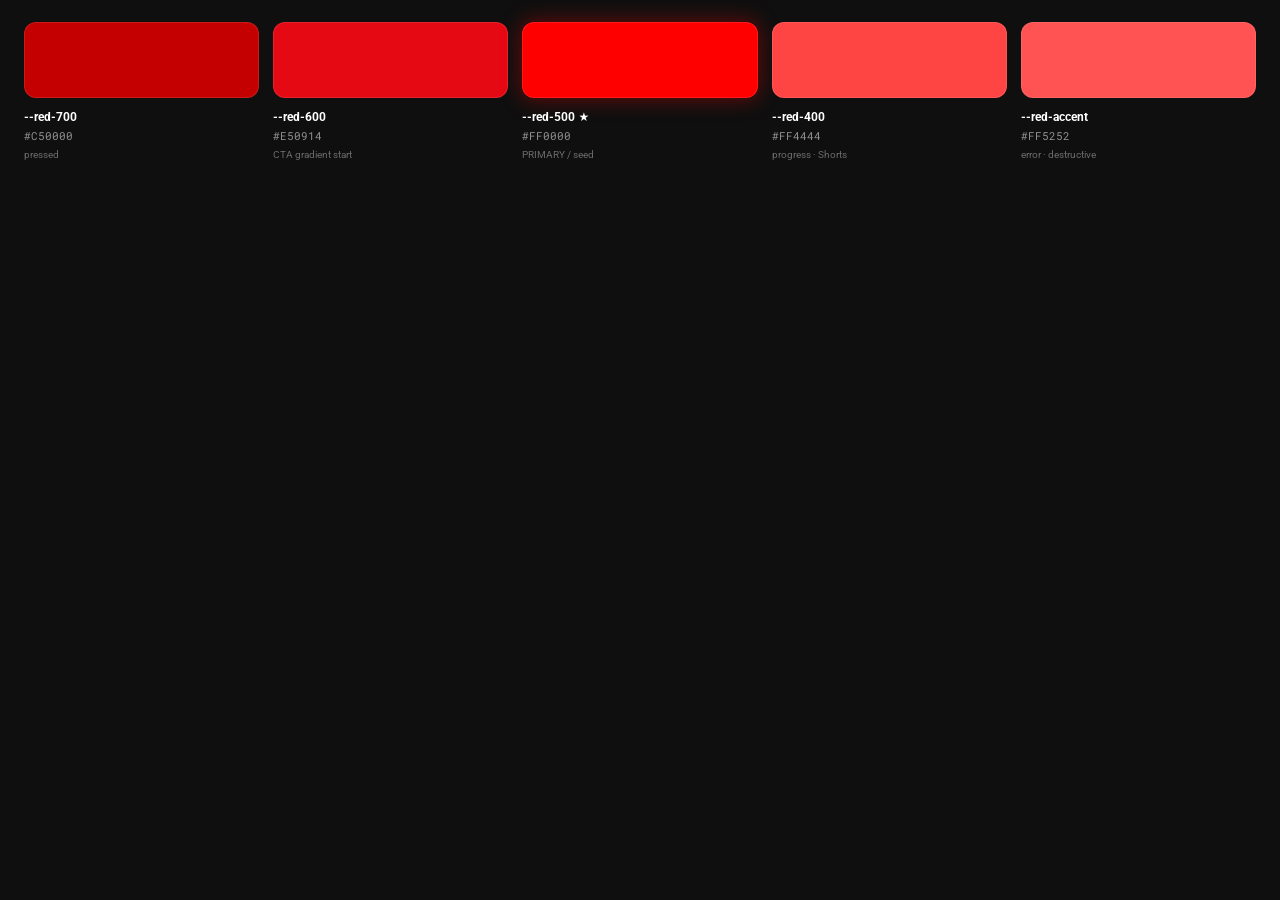
<file: VideoFixer Design System/guidelines/color-brand-red.html>
<!-- @dsCard group="Colors" viewport="700x180" name="Brand Red" subtitle="The single seed — YouTube red — and its cinematic siblings" -->
<!DOCTYPE html>
<html lang="en">
<head>
<meta charset="utf-8">
<link rel="stylesheet" href="../styles.css">
<style>
  body { margin: 0; padding: 22px 24px; background: var(--surface-app); }
  .row { display: flex; gap: 14px; }
  .sw { flex: 1; display: flex; flex-direction: column; gap: 10px; }
  .chip { height: 76px; border-radius: var(--radius-lg); border: 1px solid var(--border-faint); }
  .meta { display: flex; flex-direction: column; gap: 2px; }
  .tok { font-size: var(--text-sm); font-weight: var(--weight-bold); color: var(--text-primary); }
  .hex { font-family: var(--font-mono); font-size: var(--text-xs); color: var(--text-tertiary); }
  .use { font-size: var(--text-2xs); color: var(--text-quaternary); }
</style>
</head>
<body>
  <div class="row">
    <div class="sw"><div class="chip" style="background:var(--red-700)"></div><div class="meta"><span class="tok">--red-700</span><span class="hex">#C50000</span><span class="use">pressed</span></div></div>
    <div class="sw"><div class="chip" style="background:var(--red-600)"></div><div class="meta"><span class="tok">--red-600</span><span class="hex">#E50914</span><span class="use">CTA gradient start</span></div></div>
    <div class="sw"><div class="chip" style="background:var(--red-500); box-shadow: var(--glow-red-md)"></div><div class="meta"><span class="tok">--red-500 ★</span><span class="hex">#FF0000</span><span class="use">PRIMARY / seed</span></div></div>
    <div class="sw"><div class="chip" style="background:var(--red-400)"></div><div class="meta"><span class="tok">--red-400</span><span class="hex">#FF4444</span><span class="use">progress · Shorts</span></div></div>
    <div class="sw"><div class="chip" style="background:var(--red-accent)"></div><div class="meta"><span class="tok">--red-accent</span><span class="hex">#FF5252</span><span class="use">error · destructive</span></div></div>
  </div>
</body>
</html>
</file>
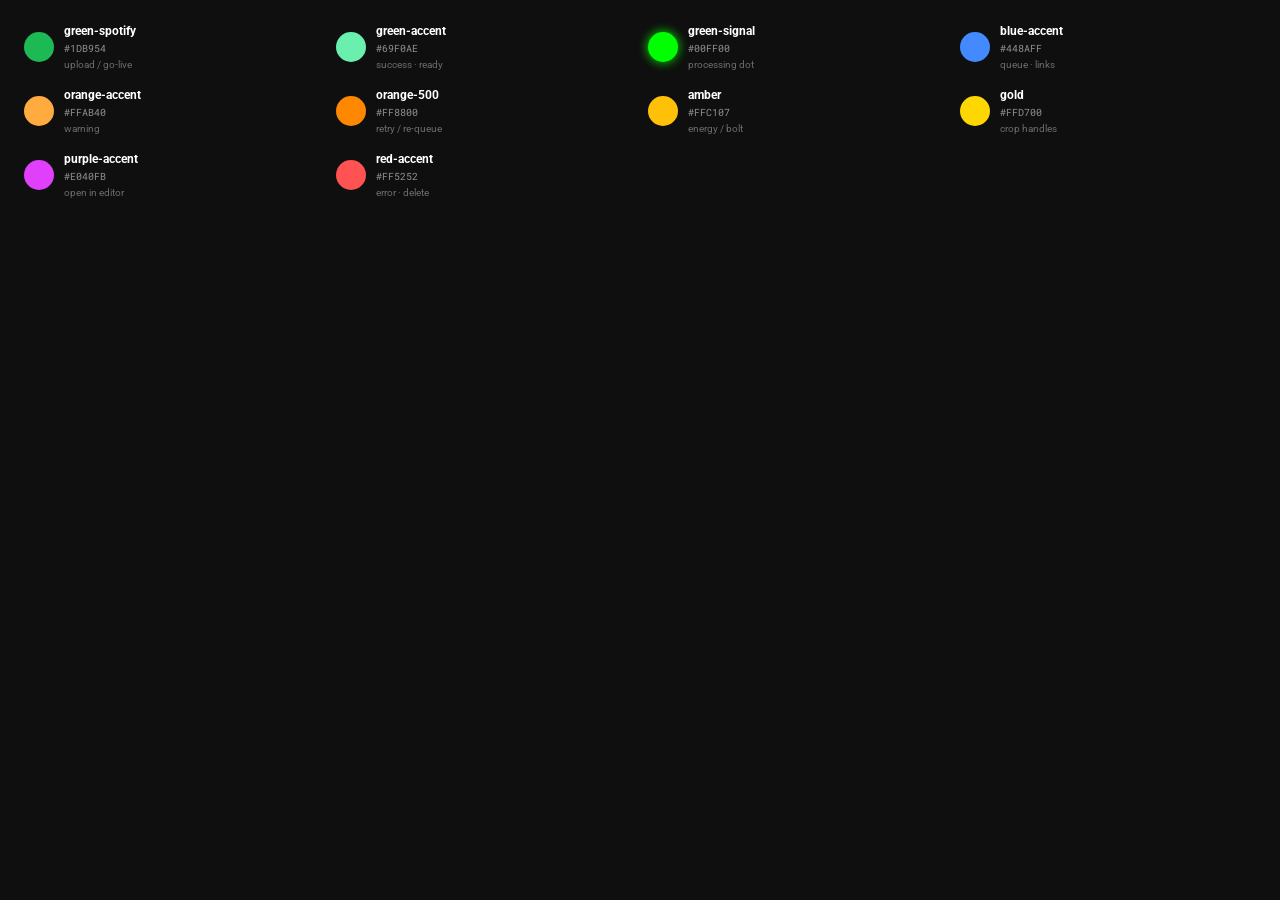
<file: VideoFixer Design System/guidelines/color-status.html>
<!-- @dsCard group="Colors" viewport="700x190" name="Status Accents" subtitle="Borrowed Material accents that signal upload, success, warning & layer type" -->
<!DOCTYPE html>
<html lang="en">
<head>
<meta charset="utf-8">
<link rel="stylesheet" href="../styles.css">
<style>
  body { margin: 0; padding: 22px 24px; background: var(--surface-app); }
  .grid { display: grid; grid-template-columns: repeat(4, 1fr); gap: 14px 16px; }
  .sw { display: flex; align-items: center; gap: 10px; }
  .dot { width: 30px; height: 30px; border-radius: var(--radius-pill); flex: none; }
  .meta { display: flex; flex-direction: column; gap: 1px; min-width: 0; }
  .tok { font-size: var(--text-sm); font-weight: var(--weight-bold); color: var(--text-primary); }
  .hex { font-family: var(--font-mono); font-size: var(--text-2xs); color: var(--text-tertiary); }
  .use { font-size: var(--text-2xs); color: var(--text-quaternary); }
</style>
</head>
<body>
  <div class="grid">
    <div class="sw"><div class="dot" style="background:var(--green-spotify)"></div><div class="meta"><span class="tok">green-spotify</span><span class="hex">#1DB954</span><span class="use">upload / go-live</span></div></div>
    <div class="sw"><div class="dot" style="background:var(--green-accent)"></div><div class="meta"><span class="tok">green-accent</span><span class="hex">#69F0AE</span><span class="use">success · ready</span></div></div>
    <div class="sw"><div class="dot" style="background:var(--green-signal); box-shadow: var(--glow-signal)"></div><div class="meta"><span class="tok">green-signal</span><span class="hex">#00FF00</span><span class="use">processing dot</span></div></div>
    <div class="sw"><div class="dot" style="background:var(--blue-accent)"></div><div class="meta"><span class="tok">blue-accent</span><span class="hex">#448AFF</span><span class="use">queue · links</span></div></div>
    <div class="sw"><div class="dot" style="background:var(--orange-accent)"></div><div class="meta"><span class="tok">orange-accent</span><span class="hex">#FFAB40</span><span class="use">warning</span></div></div>
    <div class="sw"><div class="dot" style="background:var(--orange-500)"></div><div class="meta"><span class="tok">orange-500</span><span class="hex">#FF8800</span><span class="use">retry / re-queue</span></div></div>
    <div class="sw"><div class="dot" style="background:var(--amber)"></div><div class="meta"><span class="tok">amber</span><span class="hex">#FFC107</span><span class="use">energy / bolt</span></div></div>
    <div class="sw"><div class="dot" style="background:var(--gold)"></div><div class="meta"><span class="tok">gold</span><span class="hex">#FFD700</span><span class="use">crop handles</span></div></div>
    <div class="sw"><div class="dot" style="background:var(--purple-accent)"></div><div class="meta"><span class="tok">purple-accent</span><span class="hex">#E040FB</span><span class="use">open in editor</span></div></div>
    <div class="sw"><div class="dot" style="background:var(--red-accent)"></div><div class="meta"><span class="tok">red-accent</span><span class="hex">#FF5252</span><span class="use">error · delete</span></div></div>
  </div>
</body>
</html>
</file>
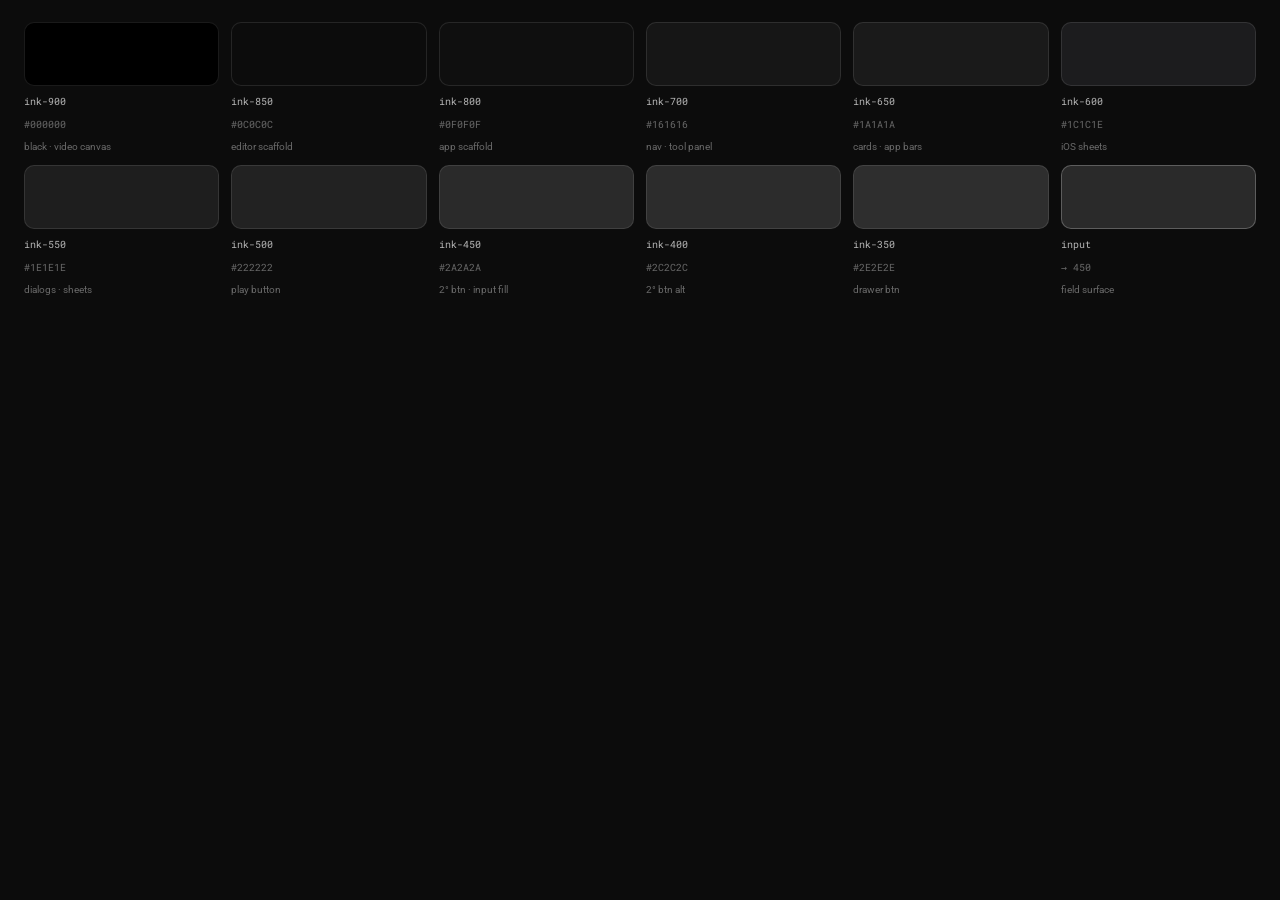
<file: VideoFixer Design System/guidelines/color-surfaces.html>
<!-- @dsCard group="Colors" viewport="700x210" name="Surface Ink Ramp" subtitle="Near-black layered surfaces, darkest scaffold to lightest control" -->
<!DOCTYPE html>
<html lang="en">
<head>
<meta charset="utf-8">
<link rel="stylesheet" href="../styles.css">
<style>
  body { margin: 0; padding: 22px 24px; background: var(--surface-app-deep); }
  .grid { display: grid; grid-template-columns: repeat(6, 1fr); gap: 12px; }
  .sw { display: flex; flex-direction: column; gap: 8px; }
  .chip { height: 64px; border-radius: var(--radius-md); border: 1px solid var(--border-faint); }
  .tok { font-family: var(--font-mono); font-size: var(--text-2xs); color: var(--text-secondary); }
  .hex { font-family: var(--font-mono); font-size: var(--text-2xs); color: var(--text-quaternary); }
  .use { font-size: var(--text-2xs); color: var(--text-quaternary); line-height: 1.3; }
</style>
</head>
<body>
  <div class="grid">
    <div class="sw"><div class="chip" style="background:var(--ink-900)"></div><span class="tok">ink-900</span><span class="hex">#000000</span><span class="use">black · video canvas</span></div>
    <div class="sw"><div class="chip" style="background:var(--ink-850)"></div><span class="tok">ink-850</span><span class="hex">#0C0C0C</span><span class="use">editor scaffold</span></div>
    <div class="sw"><div class="chip" style="background:var(--ink-800)"></div><span class="tok">ink-800</span><span class="hex">#0F0F0F</span><span class="use">app scaffold</span></div>
    <div class="sw"><div class="chip" style="background:var(--ink-700)"></div><span class="tok">ink-700</span><span class="hex">#161616</span><span class="use">nav · tool panel</span></div>
    <div class="sw"><div class="chip" style="background:var(--ink-650)"></div><span class="tok">ink-650</span><span class="hex">#1A1A1A</span><span class="use">cards · app bars</span></div>
    <div class="sw"><div class="chip" style="background:var(--ink-600)"></div><span class="tok">ink-600</span><span class="hex">#1C1C1E</span><span class="use">iOS sheets</span></div>
    <div class="sw"><div class="chip" style="background:var(--ink-550)"></div><span class="tok">ink-550</span><span class="hex">#1E1E1E</span><span class="use">dialogs · sheets</span></div>
    <div class="sw"><div class="chip" style="background:var(--ink-500)"></div><span class="tok">ink-500</span><span class="hex">#222222</span><span class="use">play button</span></div>
    <div class="sw"><div class="chip" style="background:var(--ink-450)"></div><span class="tok">ink-450</span><span class="hex">#2A2A2A</span><span class="use">2° btn · input fill</span></div>
    <div class="sw"><div class="chip" style="background:var(--ink-400)"></div><span class="tok">ink-400</span><span class="hex">#2C2C2C</span><span class="use">2° btn alt</span></div>
    <div class="sw"><div class="chip" style="background:var(--ink-350)"></div><span class="tok">ink-350</span><span class="hex">#2E2E2E</span><span class="use">drawer btn</span></div>
    <div class="sw"><div class="chip" style="background:var(--surface-input); border-color: var(--border-strong)"></div><span class="tok">input</span><span class="hex">→ 450</span><span class="use">field surface</span></div>
  </div>
</body>
</html>
</file>
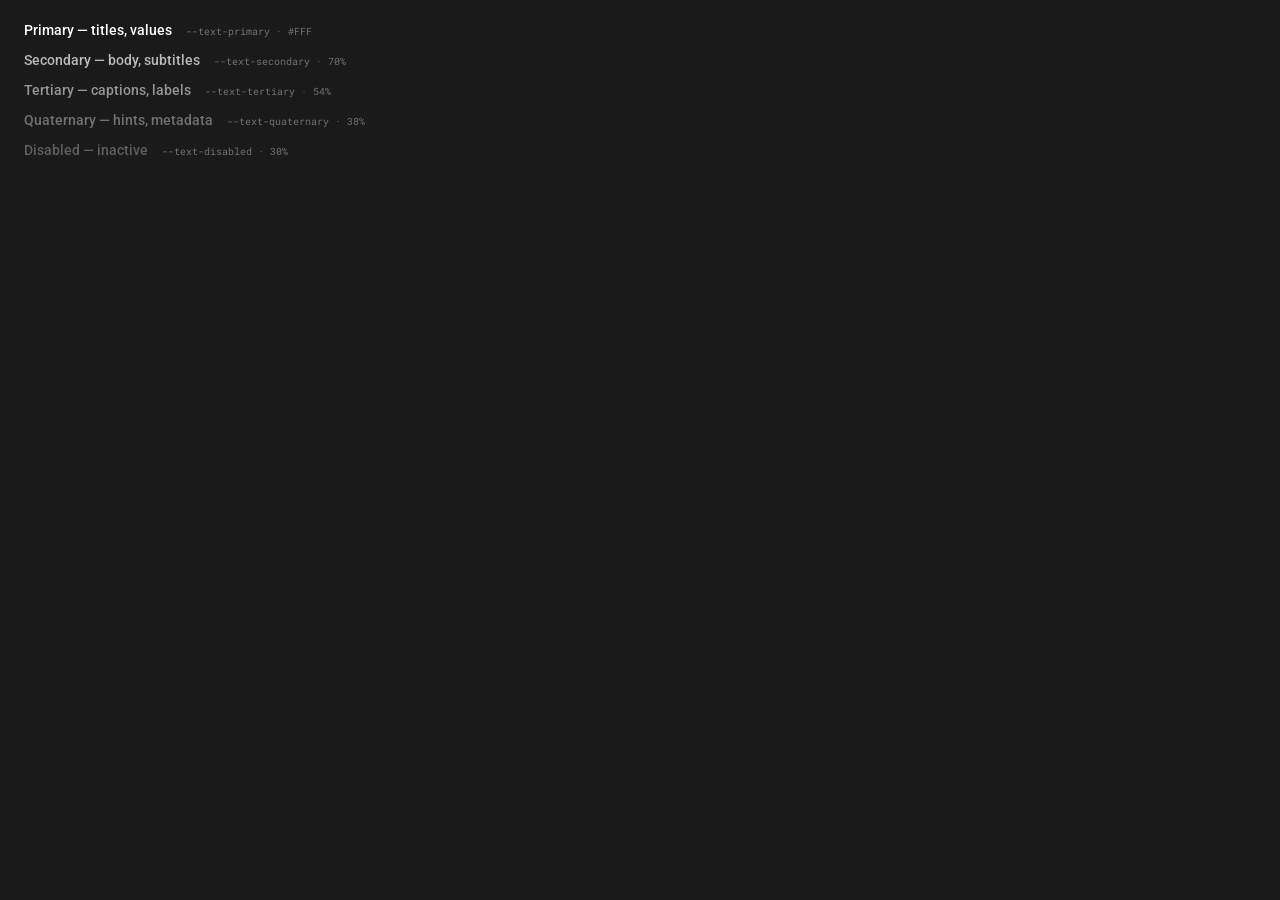
<file: VideoFixer Design System/guidelines/color-text.html>
<!-- @dsCard group="Colors" viewport="700x150" name="Text on Dark" subtitle="White at Flutter opacities — the only text ramp the app uses" -->
<!DOCTYPE html>
<html lang="en">
<head>
<meta charset="utf-8">
<link rel="stylesheet" href="../styles.css">
<style>
  body { margin: 0; padding: 20px 24px; background: var(--surface-card); }
  .row { display: flex; flex-direction: column; gap: 9px; }
  .line { display: flex; align-items: baseline; gap: 14px; }
  .label { width: 200px; }
  .tok { font-family: var(--font-mono); font-size: var(--text-2xs); color: var(--white-38); }
  .demo { font-size: var(--text-md); font-weight: var(--weight-medium); }
  .sub { font-size: var(--text-2xs); color: var(--white-38); margin-left: auto; }
</style>
</head>
<body>
  <div class="row">
    <div class="line"><span class="demo" style="color:var(--white-100)">Primary — titles, values</span><span class="tok">--text-primary · #FFF</span></div>
    <div class="line"><span class="demo" style="color:var(--white-70)">Secondary — body, subtitles</span><span class="tok">--text-secondary · 70%</span></div>
    <div class="line"><span class="demo" style="color:var(--white-54)">Tertiary — captions, labels</span><span class="tok">--text-tertiary · 54%</span></div>
    <div class="line"><span class="demo" style="color:var(--white-38)">Quaternary — hints, metadata</span><span class="tok">--text-quaternary · 38%</span></div>
    <div class="line"><span class="demo" style="color:var(--white-30)">Disabled — inactive</span><span class="tok">--text-disabled · 30%</span></div>
  </div>
</body>
</html>
</file>
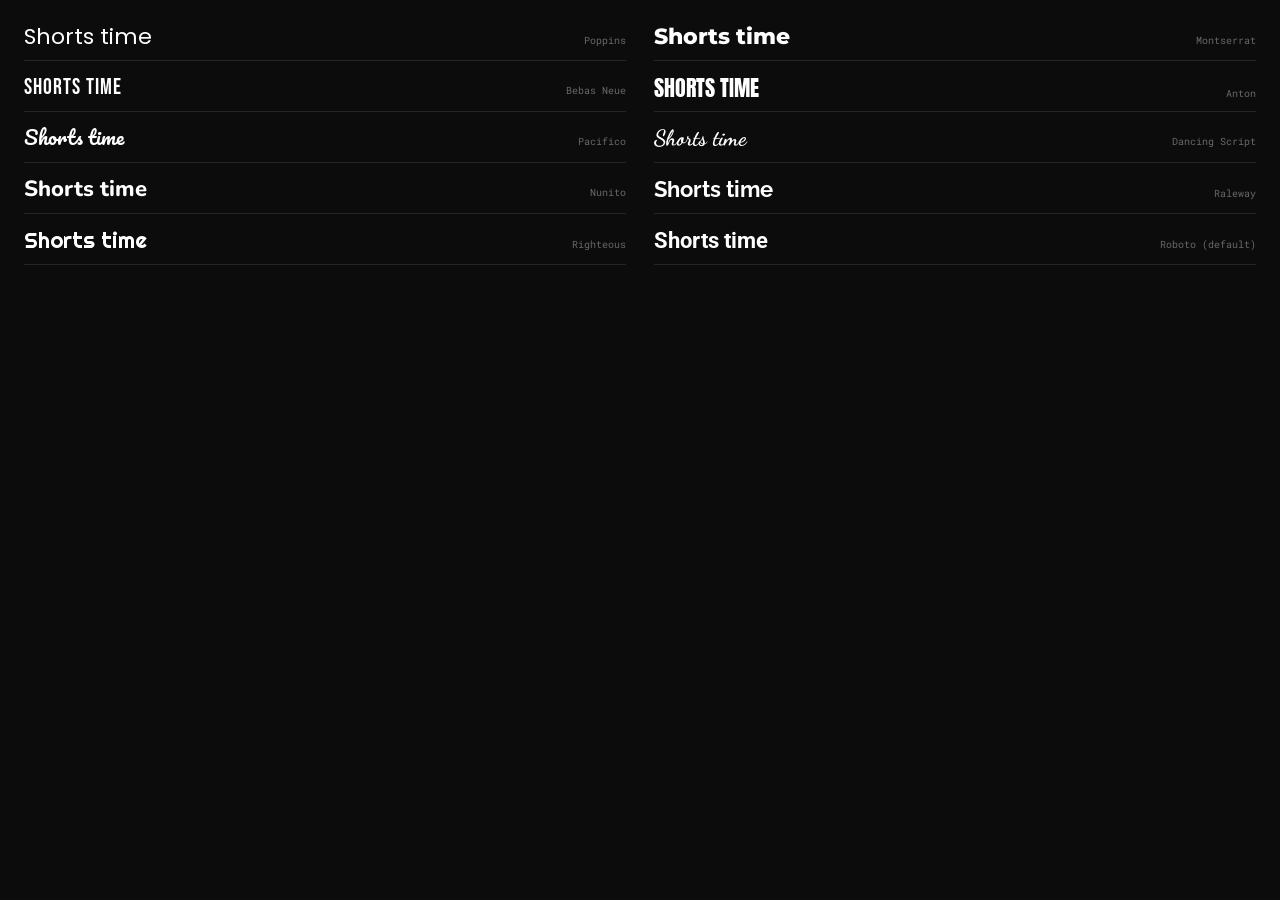
<file: VideoFixer Design System/guidelines/type-editor-fonts.html>
<!-- @dsCard group="Type" viewport="700x230" name="Editor Overlay Fonts" subtitle="The 10 Google display faces offered for on-video text in the editor" -->
<!DOCTYPE html>
<html lang="en">
<head>
<meta charset="utf-8">
<link rel="stylesheet" href="../styles.css">
<style>
  body { margin: 0; padding: 20px 24px; background: var(--surface-app-deep); }
  .grid { display: grid; grid-template-columns: repeat(2, 1fr); gap: 10px 28px; }
  .item { display: flex; align-items: baseline; gap: 12px; border-bottom: 1px solid var(--divider); padding-bottom: 7px; }
  .demo { color: var(--text-primary); font-size: 22px; flex: 1; white-space: nowrap; overflow: hidden; text-overflow: ellipsis; }
  .name { font-family: var(--font-mono); font-size: var(--text-2xs); color: var(--text-quaternary); white-space: nowrap; }
</style>
</head>
<body>
  <div class="grid">
    <div class="item"><span class="demo" style="font-family:var(--font-poppins)">Shorts time</span><span class="name">Poppins</span></div>
    <div class="item"><span class="demo" style="font-family:var(--font-montserrat); font-weight:800">Shorts time</span><span class="name">Montserrat</span></div>
    <div class="item"><span class="demo" style="font-family:var(--font-bebas); letter-spacing:1px">SHORTS TIME</span><span class="name">Bebas Neue</span></div>
    <div class="item"><span class="demo" style="font-family:var(--font-anton)">SHORTS TIME</span><span class="name">Anton</span></div>
    <div class="item"><span class="demo" style="font-family:var(--font-pacifico); font-size:20px">Shorts time</span><span class="name">Pacifico</span></div>
    <div class="item"><span class="demo" style="font-family:var(--font-dancing); font-weight:700">Shorts time</span><span class="name">Dancing Script</span></div>
    <div class="item"><span class="demo" style="font-family:var(--font-nunito); font-weight:800">Shorts time</span><span class="name">Nunito</span></div>
    <div class="item"><span class="demo" style="font-family:var(--font-raleway); font-weight:700">Shorts time</span><span class="name">Raleway</span></div>
    <div class="item"><span class="demo" style="font-family:var(--font-righteous)">Shorts time</span><span class="name">Righteous</span></div>
    <div class="item"><span class="demo" style="font-family:var(--font-sans); font-weight:700">Shorts time</span><span class="name">Roboto (default)</span></div>
  </div>
</body>
</html>
</file>
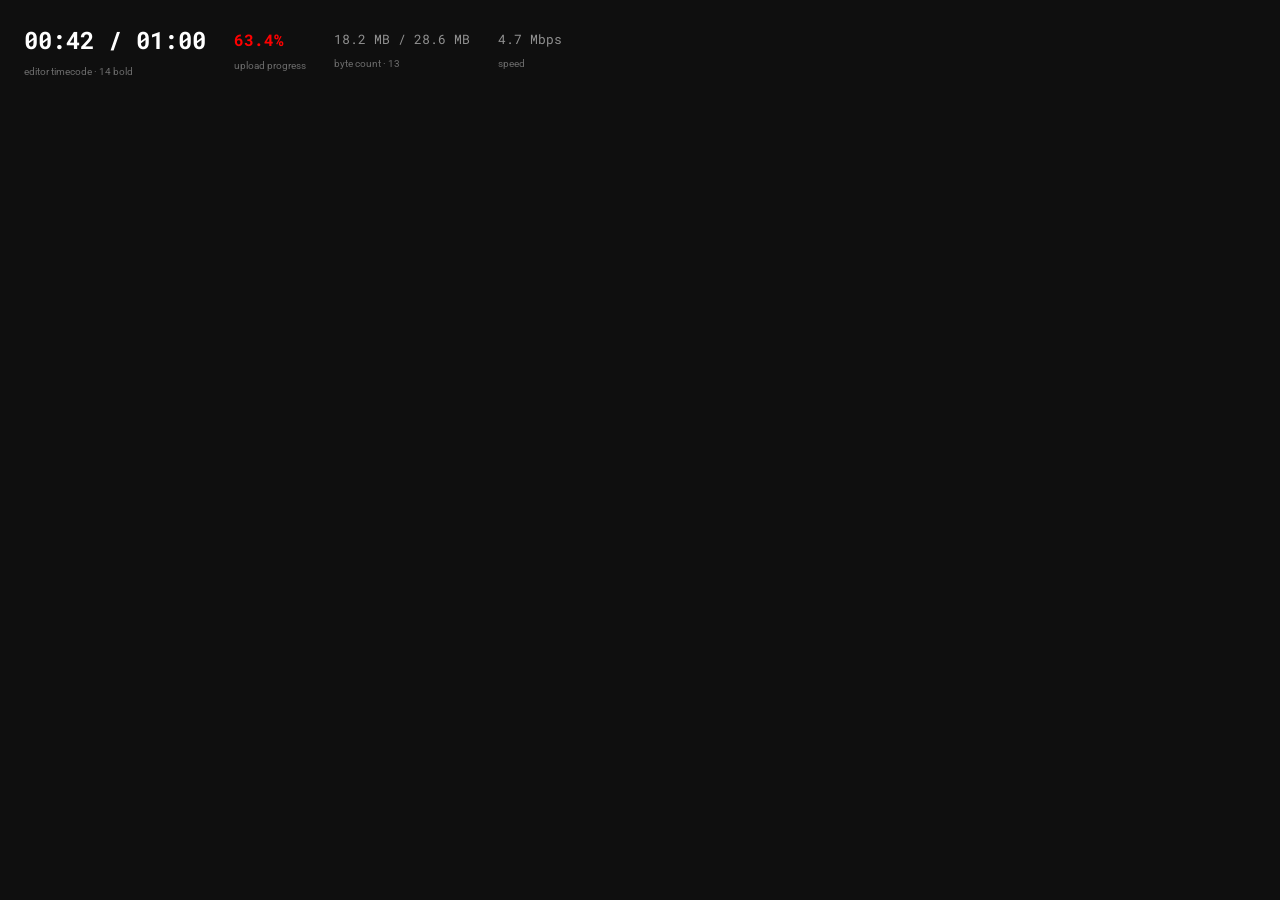
<file: VideoFixer Design System/guidelines/type-mono.html>
<!-- @dsCard group="Type" viewport="700x150" name="Monospace · Timecode" subtitle="Tabular numerals for timecodes, byte counts & upload speed" -->
<!DOCTYPE html>
<html lang="en">
<head>
<meta charset="utf-8">
<link rel="stylesheet" href="../styles.css">
<style>
  body { margin: 0; padding: 22px 24px; background: var(--surface-app); display: flex; gap: 28px; align-items: center; flex-wrap: wrap; }
  .item { display: flex; flex-direction: column; gap: 6px; }
  .val { font-family: var(--font-mono); font-variant-numeric: tabular-nums; color: var(--text-primary); }
  .cap { font-size: var(--text-2xs); color: var(--text-quaternary); }
</style>
</head>
<body>
  <div class="item"><span class="val" style="font-size:24px; font-weight:700">00:42 / 01:00</span><span class="cap">editor timecode · 14 bold</span></div>
  <div class="item"><span class="val" style="font-size:16px; color:var(--red-500); font-weight:700">63.4%</span><span class="cap">upload progress</span></div>
  <div class="item"><span class="val" style="font-size:13px; color:var(--text-tertiary)">18.2 MB / 28.6 MB</span><span class="cap">byte count · 13</span></div>
  <div class="item"><span class="val" style="font-size:13px; color:var(--text-tertiary)">4.7 Mbps</span><span class="cap">speed</span></div>
</body>
</html>
</file>
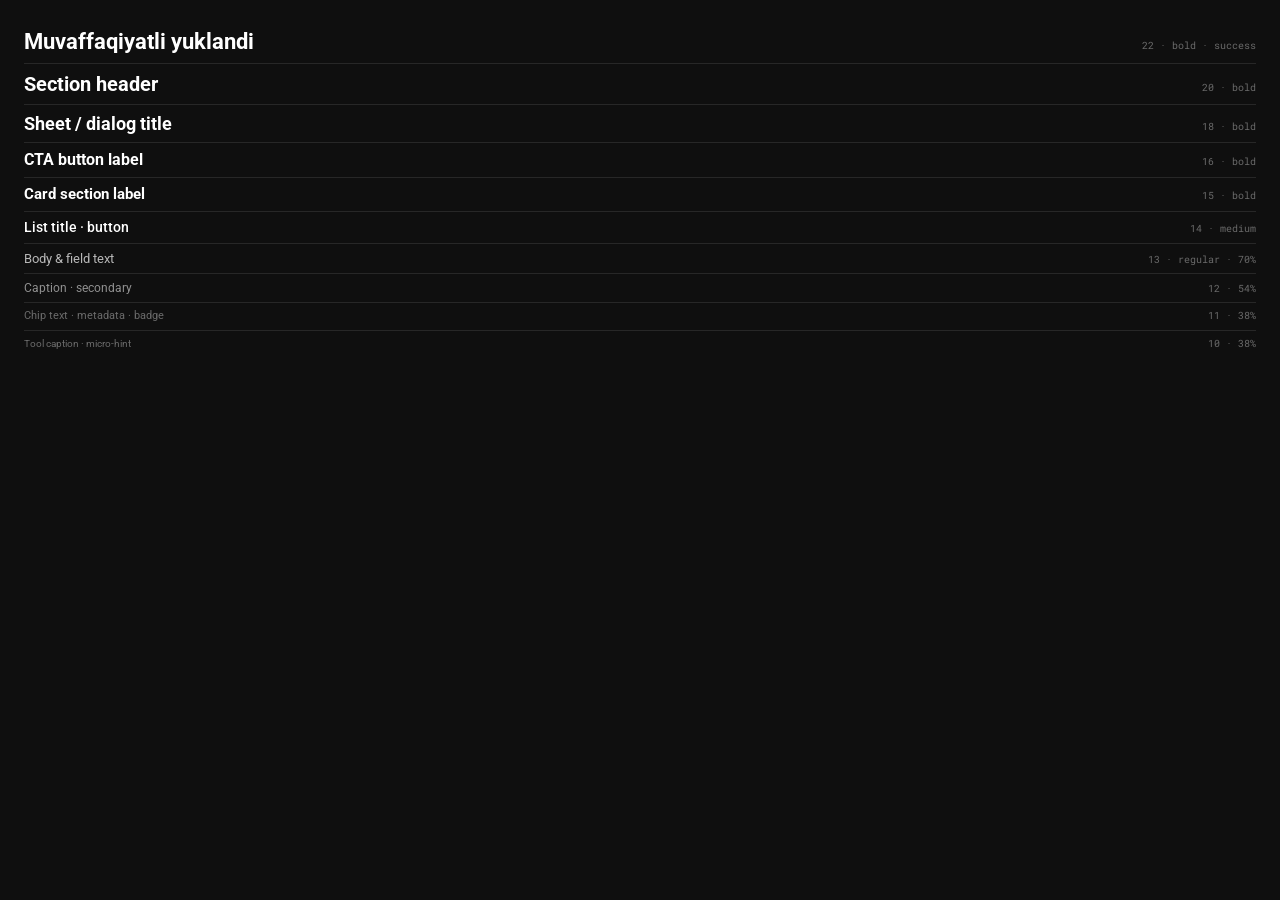
<file: VideoFixer Design System/guidelines/type-scale.html>
<!-- @dsCard group="Type" viewport="700x300" name="UI Type Scale" subtitle="A small, dense Roboto scale — a utility tool, not a marketing page" -->
<!DOCTYPE html>
<html lang="en">
<head>
<meta charset="utf-8">
<link rel="stylesheet" href="../styles.css">
<style>
  body { margin: 0; padding: 20px 24px; background: var(--surface-app); }
  .line { display: flex; align-items: baseline; gap: 16px; padding: 5px 0; border-bottom: 1px solid var(--divider); }
  .line:last-child { border-bottom: none; }
  .demo { color: var(--text-primary); flex: 1; }
  .spec { font-family: var(--font-mono); font-size: var(--text-2xs); color: var(--text-quaternary); white-space: nowrap; }
</style>
</head>
<body>
  <div class="line"><span class="demo" style="font-size:var(--text-4xl); font-weight:700">Muvaffaqiyatli yuklandi</span><span class="spec">22 · bold · success</span></div>
  <div class="line"><span class="demo" style="font-size:var(--text-3xl); font-weight:700">Section header</span><span class="spec">20 · bold</span></div>
  <div class="line"><span class="demo" style="font-size:var(--text-2xl); font-weight:700">Sheet / dialog title</span><span class="spec">18 · bold</span></div>
  <div class="line"><span class="demo" style="font-size:var(--text-xl); font-weight:700">CTA button label</span><span class="spec">16 · bold</span></div>
  <div class="line"><span class="demo" style="font-size:var(--text-lg); font-weight:700">Card section label</span><span class="spec">15 · bold</span></div>
  <div class="line"><span class="demo" style="font-size:var(--text-md); font-weight:500">List title · button</span><span class="spec">14 · medium</span></div>
  <div class="line"><span class="demo" style="font-size:var(--text-base); color:var(--text-secondary)">Body & field text</span><span class="spec">13 · regular · 70%</span></div>
  <div class="line"><span class="demo" style="font-size:var(--text-sm); color:var(--text-tertiary)">Caption · secondary</span><span class="spec">12 · 54%</span></div>
  <div class="line"><span class="demo" style="font-size:var(--text-xs); color:var(--text-quaternary)">Chip text · metadata · badge</span><span class="spec">11 · 38%</span></div>
  <div class="line"><span class="demo" style="font-size:var(--text-2xs); color:var(--text-quaternary)">Tool caption · micro-hint</span><span class="spec">10 · 38%</span></div>
</body>
</html>
</file>
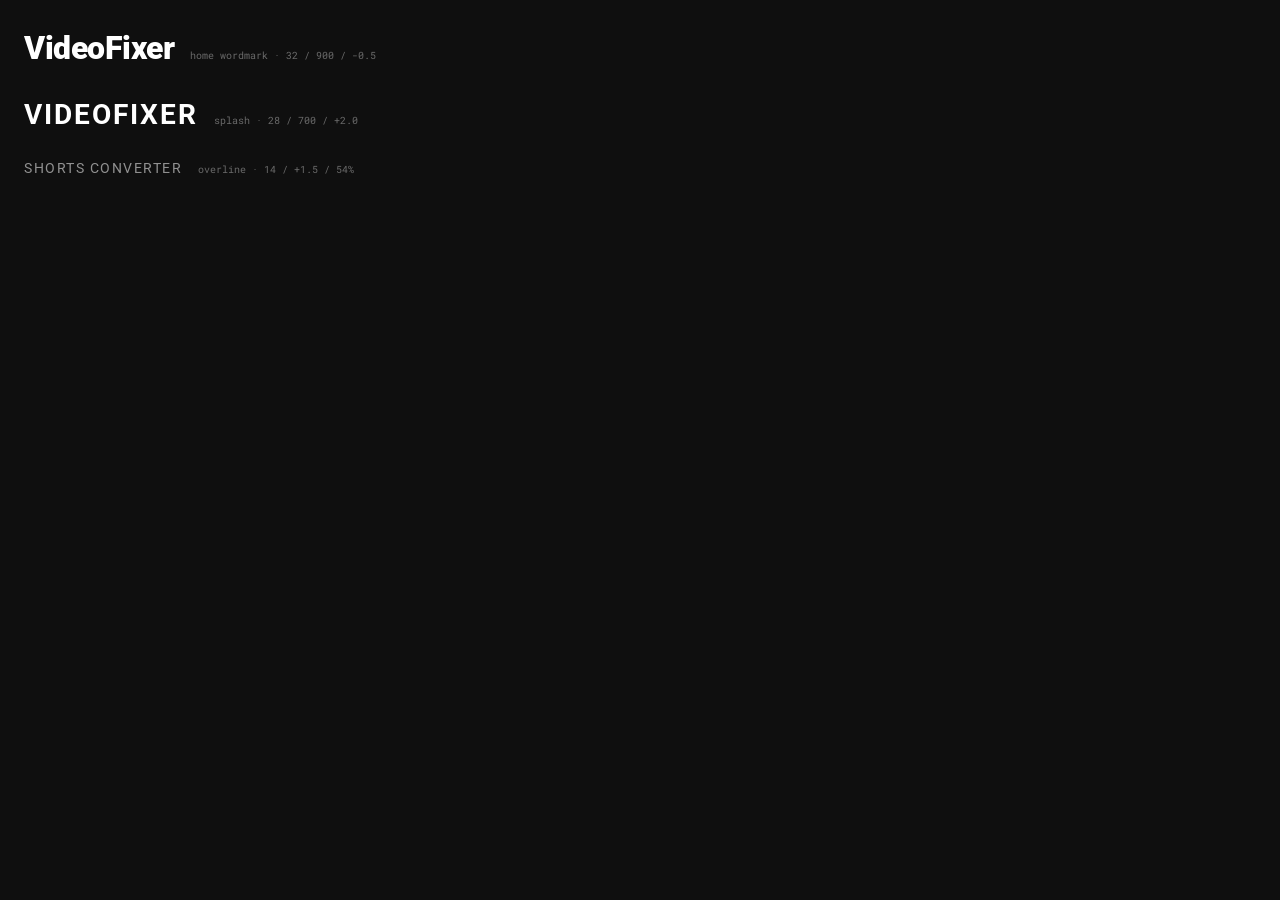
<file: VideoFixer Design System/guidelines/type-wordmark.html>
<!-- @dsCard group="Type" viewport="700x190" name="Wordmark & Display" subtitle="Roboto Black set tight for the logo lockup; spaced wide on the splash" -->
<!DOCTYPE html>
<html lang="en">
<head>
<meta charset="utf-8">
<link rel="stylesheet" href="../styles.css">
<style>
  body { margin: 0; padding: 24px; background: var(--surface-app); display: flex; flex-direction: column; gap: 22px; }
  .block { display: flex; align-items: baseline; gap: 16px; flex-wrap: wrap; }
  .spec { font-family: var(--font-mono); font-size: var(--text-2xs); color: var(--text-quaternary); }
</style>
</head>
<body>
  <div class="block">
    <span style="font-weight:var(--weight-black); font-size:var(--text-6xl); letter-spacing:var(--tracking-tight); color:var(--text-primary)">VideoFixer</span>
    <span class="spec">home wordmark · 32 / 900 / -0.5</span>
  </div>
  <div class="block">
    <span style="font-weight:var(--weight-bold); font-size:var(--text-5xl); letter-spacing:var(--tracking-wider); color:var(--text-primary)">VIDEOFIXER</span>
    <span class="spec">splash · 28 / 700 / +2.0</span>
  </div>
  <div class="block">
    <span style="font-size:var(--text-md); letter-spacing:var(--tracking-wide); color:var(--text-tertiary)">SHORTS CONVERTER</span>
    <span class="spec">overline · 14 / +1.5 / 54%</span>
  </div>
</body>
</html>
</file>
<file: VideoFixer Design System/styles.css>
/* ============================================================
   VideoFixer Design System — global entry point
   Consumers link THIS one file. It is an @import manifest
   only; every token, font-face and base rule lives in the
   files below. Order: fonts → colors → type → spacing →
   effects → base.
   ============================================================ */
@import url('tokens/fonts.css');
@import url('tokens/colors.css');
@import url('tokens/typography.css');
@import url('tokens/spacing.css');
@import url('tokens/effects.css');
@import url('tokens/base.css');
</file>
